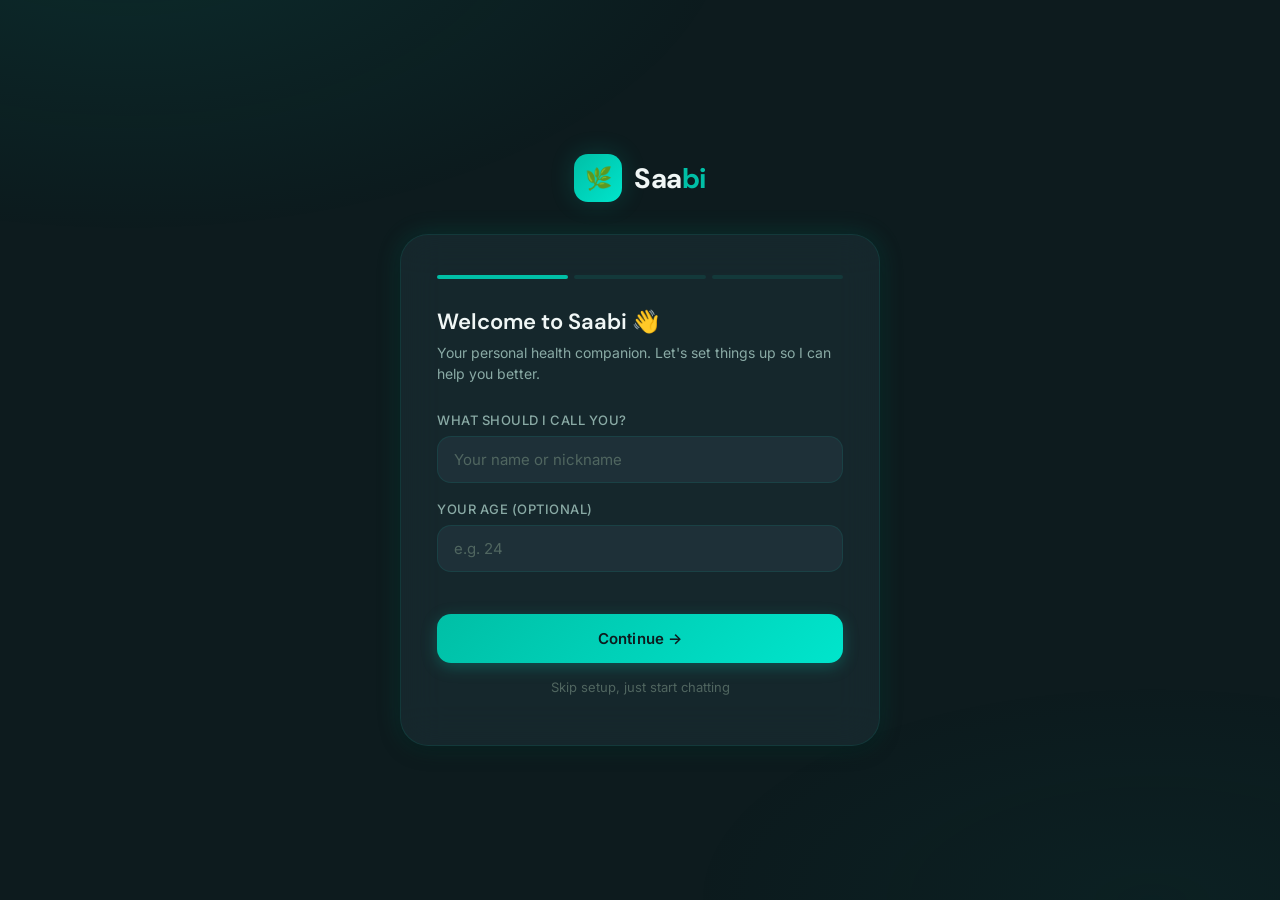
<file: frontend/index.html>
<!DOCTYPE html>
<html lang="en">
<head>
  <meta charset="UTF-8" />
  <meta name="viewport" content="width=device-width, initial-scale=1.0" />

  <!-- SEO -->
  <title>Saabi AI — Your Health Companion</title>
  <meta name="description"
    content="Saabi AI is a warm, personalised health literacy companion for young Nigerians. Get trusted answers on HIV, sexual health, mental wellbeing and more." />
  <meta name="theme-color" content="#00BFA6" />

  <!-- Open Graph -->
  <meta property="og:title"       content="Saabi AI — Your Health Companion" />
  <meta property="og:description" content="Trusted health answers. Personalised. Private." />
  <meta property="og:type"        content="website" />

  <!-- Favicon (emoji fallback) -->
  <link rel="icon" href="data:image/svg+xml,<svg xmlns='http://www.w3.org/2000/svg' viewBox='0 0 100 100'><text y='.9em' font-size='90'>🌿</text></svg>" />

  <!-- Styles -->
  <link rel="stylesheet" href="css/style.css" />
</head>
<body>

<div id="app">

  <!-- ============================================================
       SETUP VIEW — API key configuration
       ============================================================ -->
  <section class="view" id="view-setup" role="main">
    <div class="setup-card">
      <div class="onboarding-logo" style="margin-bottom: 20px;">
        <div class="logo-mark">🌿</div>
        <div class="logo-text">Saa<span>bi</span></div>
      </div>
      <div class="setup-title">Connect your AI keys</div>
      <div class="setup-subtitle">
        Saabi uses Claude, Gemini, and Perplexity to give you the best possible answers.
        You only need <strong>one key</strong> to get started — the more you add, the smarter and more reliable Saabi becomes.
      </div>

      <form id="setup-form" novalidate>
        <!-- Anthropic -->
        <div class="key-group">
          <div class="key-label">
            <span class="key-label-text">Anthropic (Claude Sonnet)</span>
            <span class="key-badge optional">Optional</span>
          </div>
          <div class="key-input-wrap">
            <input class="form-input" type="password" id="key-anthropic"
              placeholder="sk-ant-..." autocomplete="off" />
            <button type="button" class="key-toggle" data-target="key-anthropic" aria-label="Toggle visibility">👁</button>
          </div>
        </div>

        <!-- Google -->
        <div class="key-group">
          <div class="key-label">
            <span class="key-label-text">Google Gemini</span>
            <span class="key-badge optional">Optional</span>
          </div>
          <div class="key-input-wrap">
            <input class="form-input" type="password" id="key-google"
              placeholder="AIza..." autocomplete="off" />
            <button type="button" class="key-toggle" data-target="key-google" aria-label="Toggle visibility">👁</button>
          </div>
        </div>

        <!-- Perplexity -->
        <div class="key-group">
          <div class="key-label">
            <span class="key-label-text">Perplexity (Research queries)</span>
            <span class="key-badge optional">Optional</span>
          </div>
          <div class="key-input-wrap">
            <input class="form-input" type="password" id="key-perplexity"
              placeholder="pplx-..." autocomplete="off" />
            <button type="button" class="key-toggle" data-target="key-perplexity" aria-label="Toggle visibility">👁</button>
          </div>
        </div>

        <button class="btn-primary" type="submit" id="btn-save-keys">Save & Continue →</button>
        <button class="btn-skip" type="button" id="btn-skip-setup">Skip for now (demo mode)</button>
      </form>
    </div>
  </section>

  <!-- ============================================================
       ONBOARDING VIEW — profile setup wizard
       ============================================================ -->
  <section class="view" id="view-onboarding" role="main">
    <div class="onboarding-logo">
      <div class="logo-mark">🌿</div>
      <div class="logo-text">Saa<span>bi</span></div>
    </div>

    <div class="onboarding-card">
      <!-- Progress dots -->
      <div class="step-indicator" aria-label="Setup progress">
        <div class="step-dot active" aria-label="Step 1"></div>
        <div class="step-dot"        aria-label="Step 2"></div>
        <div class="step-dot"        aria-label="Step 3"></div>
      </div>

      <!-- Step content rendered by onboarding.js -->
      <div id="onboarding-step-content"></div>
    </div>
  </section>

  <!-- ============================================================
       CHAT VIEW — main conversation interface
       ============================================================ -->
  <section class="view" id="view-chat" role="main">

    <!-- Header -->
    <header class="chat-header">
      <div class="chat-header-brand">
        <div class="header-logo">🌿</div>
        <div>
          <div class="header-title">Saa<span>bi</span></div>
          <div class="header-status">
            <div class="status-dot" aria-hidden="true"></div>
            Health Companion
          </div>
        </div>
      </div>

      <div class="header-actions">
        <button class="icon-btn" id="btn-clear-chat" title="Clear conversation" aria-label="Clear chat">🗑</button>
        <button class="icon-btn" id="btn-settings"   title="Settings"           aria-label="Settings">⚙️</button>
        <button class="icon-btn" id="btn-reset"      title="Reset profile"      aria-label="Reset profile">👤</button>
      </div>
    </header>

    <!-- Messages -->
    <main class="chat-messages" id="chat-messages" aria-live="polite" aria-label="Conversation">
      <!-- Populated by chat.js -->
    </main>

    <!-- Input -->
    <footer class="chat-input-area">
      <div class="input-wrapper">
        <textarea
          id="chat-textarea"
          placeholder="Ask Saabi anything about health..."
          rows="1"
          maxlength="500"
          aria-label="Message input"
        ></textarea>
        <button class="send-btn" id="send-btn" aria-label="Send message" disabled>
          ➤
        </button>
      </div>
      <div class="input-footer">
        <span class="input-hint">Press Enter to send · Shift+Enter for new line</span>
        <span class="char-count" id="char-count"></span>
      </div>
    </footer>

  </section>

</div><!-- #app -->

<!-- Enable send button when textarea has content -->
<script>
  document.addEventListener("DOMContentLoaded", () => {
    const textarea = document.getElementById("chat-textarea");
    const sendBtn  = document.getElementById("send-btn");
    if (textarea && sendBtn) {
      textarea.addEventListener("input", () => {
        sendBtn.disabled = textarea.value.trim().length === 0;
      });
    }
  });
</script>

<!-- Main app module -->
<script type="module" src="js/app.js"></script>

</body>
</html>
</file>
<file: frontend/css/style.css>
/* =========================================================
   SAABI AI — Design System
   All colors are CSS custom properties.
   To change the theme: edit the values in :root {}
   ========================================================= */

@import url('https://fonts.googleapis.com/css2?family=Inter:wght@300;400;500;600;700&family=DM+Sans:wght@400;500;600&display=swap');

/* ---------------------------------------------------------
   COLOR TOKENS — change these to retheme the entire app
   --------------------------------------------------------- */
:root {
  /* Brand */
  --brand-primary:      #00BFA6;
  --brand-primary-dim:  #009e8a;
  --brand-secondary:    #00E5CC;
  --brand-glow:         rgba(0, 191, 166, 0.25);

  /* Backgrounds */
  --bg-base:            #0D1B1E;
  --bg-surface:         #132025;
  --bg-card:            #1A2D32;
  --bg-card-hover:      #203840;
  --bg-input:           #1E3038;
  --bg-glass:           rgba(26, 45, 50, 0.7);

  /* Text */
  --text-primary:       #F0F7F6;
  --text-secondary:     #8AABA6;
  --text-muted:         #506660;
  --text-inverse:       #0D1B1E;

  /* Borders */
  --border-subtle:      rgba(0, 191, 166, 0.12);
  --border-active:      rgba(0, 191, 166, 0.4);

  /* States */
  --danger:             #FF4F6A;
  --danger-bg:          rgba(255, 79, 106, 0.12);
  --danger-border:      rgba(255, 79, 106, 0.3);
  --warning:            #FFAA40;
  --warning-bg:         rgba(255, 170, 64, 0.12);
  --success:            #00BFA6;

  /* Saabi message bubble */
  --bubble-ai-bg:       rgba(0, 191, 166, 0.08);
  --bubble-ai-border:   rgba(0, 191, 166, 0.2);
  --bubble-user-bg:     rgba(0, 229, 204, 0.15);
  --bubble-user-border: rgba(0, 229, 204, 0.3);

  /* Shadows */
  --shadow-sm:          0 2px 8px rgba(0,0,0,0.3);
  --shadow-md:          0 4px 20px rgba(0,0,0,0.4);
  --shadow-glow:        0 0 24px rgba(0, 191, 166, 0.2);

  /* Radii */
  --radius-sm:    8px;
  --radius-md:    14px;
  --radius-lg:    20px;
  --radius-xl:    28px;
  --radius-full:  9999px;

  /* Transitions */
  --transition-fast:  0.15s ease;
  --transition-base:  0.25s ease;
  --transition-slow:  0.4s ease;

  /* Typography */
  --font-base:    'Inter', sans-serif;
  --font-display: 'DM Sans', sans-serif;
}

/* ---------------------------------------------------------
   RESET & BASE
   --------------------------------------------------------- */
*, *::before, *::after { box-sizing: border-box; margin: 0; padding: 0; }

html { font-size: 16px; scroll-behavior: smooth; }

body {
  font-family: var(--font-base);
  background: var(--bg-base);
  color: var(--text-primary);
  min-height: 100vh;
  overflow: hidden;
  -webkit-font-smoothing: antialiased;
}

/* Animated bg gradient */
body::before {
  content: '';
  position: fixed;
  inset: 0;
  background:
    radial-gradient(ellipse 80% 60% at 10% -10%, rgba(0,191,166,0.1) 0%, transparent 60%),
    radial-gradient(ellipse 60% 40% at 90% 100%, rgba(0,100,90,0.08) 0%, transparent 60%);
  pointer-events: none;
  z-index: 0;
}

/* ---------------------------------------------------------
   LAYOUT SHELL
   --------------------------------------------------------- */
#app {
  position: relative;
  z-index: 1;
  display: flex;
  flex-direction: column;
  height: 100vh;
  max-width: 860px;
  margin: 0 auto;
}

/* ---------------------------------------------------------
   VIEWS (pages)
   --------------------------------------------------------- */
.view {
  display: none;
  flex-direction: column;
  height: 100vh;
  animation: fadeInView var(--transition-base) ease;
}
.view.active { display: flex; }

@keyframes fadeInView {
  from { opacity: 0; transform: translateY(10px); }
  to   { opacity: 1; transform: translateY(0); }
}

/* ---------------------------------------------------------
   ONBOARDING VIEW
   --------------------------------------------------------- */
#view-onboarding {
  align-items: center;
  justify-content: center;
  padding: 24px;
  gap: 0;
}

.onboarding-logo {
  display: flex;
  align-items: center;
  gap: 12px;
  margin-bottom: 32px;
}

.logo-mark {
  width: 48px;
  height: 48px;
  background: linear-gradient(135deg, var(--brand-primary), var(--brand-secondary));
  border-radius: var(--radius-md);
  display: flex;
  align-items: center;
  justify-content: center;
  font-size: 22px;
  box-shadow: var(--shadow-glow);
}

.logo-text {
  font-family: var(--font-display);
  font-size: 28px;
  font-weight: 700;
  color: var(--text-primary);
  letter-spacing: -0.5px;
}

.logo-text span { color: var(--brand-primary); }

/* Step card */
.onboarding-card {
  background: var(--bg-glass);
  backdrop-filter: blur(20px);
  border: 1px solid var(--border-subtle);
  border-radius: var(--radius-xl);
  padding: 40px 36px;
  width: 100%;
  max-width: 480px;
  box-shadow: var(--shadow-md), var(--shadow-glow);
}

.step-indicator {
  display: flex;
  gap: 6px;
  margin-bottom: 28px;
}

.step-dot {
  height: 4px;
  border-radius: var(--radius-full);
  background: var(--border-subtle);
  flex: 1;
  transition: background var(--transition-base);
}
.step-dot.active { background: var(--brand-primary); }
.step-dot.done   { background: var(--brand-primary-dim); }

.step-title {
  font-family: var(--font-display);
  font-size: 22px;
  font-weight: 600;
  margin-bottom: 6px;
}

.step-subtitle {
  font-size: 14px;
  color: var(--text-secondary);
  margin-bottom: 28px;
  line-height: 1.5;
}

/* Form elements */
.form-group { margin-bottom: 18px; }

.form-label {
  display: block;
  font-size: 13px;
  font-weight: 500;
  color: var(--text-secondary);
  margin-bottom: 8px;
  text-transform: uppercase;
  letter-spacing: 0.5px;
}

.form-input {
  width: 100%;
  background: var(--bg-input);
  border: 1px solid var(--border-subtle);
  border-radius: var(--radius-md);
  color: var(--text-primary);
  font-family: var(--font-base);
  font-size: 15px;
  padding: 13px 16px;
  outline: none;
  transition: border-color var(--transition-fast), box-shadow var(--transition-fast);
}
.form-input:focus {
  border-color: var(--border-active);
  box-shadow: 0 0 0 3px var(--brand-glow);
}
.form-input::placeholder { color: var(--text-muted); }

/* Goal chips */
.chip-grid {
  display: grid;
  grid-template-columns: 1fr 1fr;
  gap: 10px;
}

.chip {
  background: var(--bg-input);
  border: 1px solid var(--border-subtle);
  border-radius: var(--radius-md);
  color: var(--text-secondary);
  font-family: var(--font-base);
  font-size: 13px;
  font-weight: 500;
  padding: 12px 14px;
  cursor: pointer;
  text-align: left;
  transition: all var(--transition-fast);
  display: flex;
  align-items: center;
  gap: 8px;
}
.chip:hover  { border-color: var(--border-active); color: var(--text-primary); }
.chip.selected {
  background: var(--brand-glow);
  border-color: var(--brand-primary);
  color: var(--brand-primary);
}

/* Preference buttons */
.pref-grid { display: flex; flex-direction: column; gap: 10px; }

.pref-btn {
  background: var(--bg-input);
  border: 1px solid var(--border-subtle);
  border-radius: var(--radius-md);
  color: var(--text-primary);
  font-family: var(--font-base);
  cursor: pointer;
  padding: 16px 18px;
  text-align: left;
  transition: all var(--transition-fast);
}
.pref-btn:hover { border-color: var(--border-active); }
.pref-btn.selected {
  background: var(--brand-glow);
  border-color: var(--brand-primary);
}
.pref-btn .pref-label { font-weight: 600; font-size: 14px; display: block; margin-bottom: 2px; }
.pref-btn .pref-desc  { font-size: 12px; color: var(--text-secondary); }

/* Primary button */
.btn-primary {
  width: 100%;
  background: linear-gradient(135deg, var(--brand-primary), var(--brand-secondary));
  border: none;
  border-radius: var(--radius-md);
  color: var(--text-inverse);
  font-family: var(--font-base);
  font-size: 15px;
  font-weight: 600;
  padding: 15px;
  cursor: pointer;
  margin-top: 24px;
  transition: all var(--transition-fast);
  box-shadow: 0 4px 16px rgba(0, 191, 166, 0.3);
  letter-spacing: 0.2px;
}
.btn-primary:hover {
  transform: translateY(-1px);
  box-shadow: 0 6px 24px rgba(0, 191, 166, 0.45);
}
.btn-primary:active { transform: translateY(0); }

.btn-skip {
  width: 100%;
  background: none;
  border: none;
  color: var(--text-muted);
  font-family: var(--font-base);
  font-size: 13px;
  cursor: pointer;
  padding: 10px;
  margin-top: 6px;
  transition: color var(--transition-fast);
}
.btn-skip:hover { color: var(--text-secondary); }

/* ---------------------------------------------------------
   SETUP VIEW (API keys)
   --------------------------------------------------------- */
#view-setup {
  align-items: center;
  justify-content: center;
  padding: 24px;
}

.setup-card {
  background: var(--bg-glass);
  backdrop-filter: blur(20px);
  border: 1px solid var(--border-subtle);
  border-radius: var(--radius-xl);
  padding: 40px 36px;
  width: 100%;
  max-width: 480px;
  box-shadow: var(--shadow-md);
}

.setup-title {
  font-family: var(--font-display);
  font-size: 20px;
  font-weight: 600;
  margin-bottom: 8px;
}

.setup-subtitle {
  font-size: 14px;
  color: var(--text-secondary);
  line-height: 1.6;
  margin-bottom: 28px;
}

.key-group {
  margin-bottom: 16px;
}

.key-label {
  display: flex;
  align-items: center;
  gap: 8px;
  margin-bottom: 6px;
}
.key-label-text { font-size: 13px; font-weight: 500; color: var(--text-secondary); }
.key-badge {
  font-size: 10px;
  font-weight: 600;
  padding: 2px 7px;
  border-radius: var(--radius-full);
  text-transform: uppercase;
  letter-spacing: 0.5px;
}
.key-badge.required { background: var(--brand-glow); color: var(--brand-primary); border: 1px solid var(--brand-primary); }
.key-badge.optional { background: rgba(138,171,166,0.1); color: var(--text-secondary); border: 1px solid var(--border-subtle); }

.key-input-wrap {
  position: relative;
}
.key-input-wrap .form-input { padding-right: 44px; font-family: monospace; font-size: 13px; }
.key-toggle {
  position: absolute;
  right: 12px;
  top: 50%;
  transform: translateY(-50%);
  background: none;
  border: none;
  color: var(--text-muted);
  cursor: pointer;
  padding: 4px;
  font-size: 16px;
  transition: color var(--transition-fast);
}
.key-toggle:hover { color: var(--brand-primary); }

/* ---------------------------------------------------------
   CHAT VIEW
   --------------------------------------------------------- */
#view-chat {
  display: none;
  flex-direction: column;
  height: 100vh;
}
#view-chat.active { display: flex; }

/* Header */
.chat-header {
  display: flex;
  align-items: center;
  justify-content: space-between;
  padding: 16px 20px;
  border-bottom: 1px solid var(--border-subtle);
  background: var(--bg-glass);
  backdrop-filter: blur(20px);
  flex-shrink: 0;
}

.chat-header-brand {
  display: flex;
  align-items: center;
  gap: 10px;
}

.header-logo {
  width: 36px;
  height: 36px;
  background: linear-gradient(135deg, var(--brand-primary), var(--brand-secondary));
  border-radius: var(--radius-sm);
  display: flex;
  align-items: center;
  justify-content: center;
  font-size: 16px;
}

.header-title {
  font-family: var(--font-display);
  font-size: 18px;
  font-weight: 700;
  letter-spacing: -0.3px;
}
.header-title span { color: var(--brand-primary); }

.header-status {
  font-size: 11px;
  color: var(--brand-primary);
  display: flex;
  align-items: center;
  gap: 5px;
}
.status-dot {
  width: 6px;
  height: 6px;
  background: var(--brand-primary);
  border-radius: 50%;
  animation: pulse 2s infinite;
}
@keyframes pulse {
  0%, 100% { opacity: 1; }
  50%       { opacity: 0.4; }
}

.header-actions { display: flex; gap: 8px; }

.icon-btn {
  background: var(--bg-card);
  border: 1px solid var(--border-subtle);
  border-radius: var(--radius-sm);
  color: var(--text-secondary);
  width: 34px;
  height: 34px;
  display: flex;
  align-items: center;
  justify-content: center;
  cursor: pointer;
  font-size: 15px;
  transition: all var(--transition-fast);
}
.icon-btn:hover { background: var(--bg-card-hover); color: var(--brand-primary); border-color: var(--border-active); }

/* Messages area */
.chat-messages {
  flex: 1;
  overflow-y: auto;
  padding: 24px 20px;
  display: flex;
  flex-direction: column;
  gap: 16px;
  scroll-behavior: smooth;
}

.chat-messages::-webkit-scrollbar { width: 4px; }
.chat-messages::-webkit-scrollbar-track { background: transparent; }
.chat-messages::-webkit-scrollbar-thumb { background: var(--border-subtle); border-radius: 2px; }

/* Empty state */
.empty-state {
  display: flex;
  flex-direction: column;
  align-items: center;
  justify-content: center;
  flex: 1;
  text-align: center;
  padding: 40px;
  gap: 16px;
}

.empty-icon {
  width: 72px;
  height: 72px;
  background: linear-gradient(135deg, var(--brand-primary), var(--brand-secondary));
  border-radius: var(--radius-xl);
  display: flex;
  align-items: center;
  justify-content: center;
  font-size: 32px;
  box-shadow: var(--shadow-glow);
  margin-bottom: 8px;
}

.empty-title {
  font-family: var(--font-display);
  font-size: 22px;
  font-weight: 600;
}

.empty-subtitle {
  font-size: 14px;
  color: var(--text-secondary);
  max-width: 340px;
  line-height: 1.6;
}

/* Quick start chips */
.quick-starts {
  display: flex;
  flex-wrap: wrap;
  gap: 8px;
  justify-content: center;
  margin-top: 8px;
}

.qs-chip {
  background: var(--bg-card);
  border: 1px solid var(--border-subtle);
  border-radius: var(--radius-full);
  color: var(--text-secondary);
  font-family: var(--font-base);
  font-size: 13px;
  padding: 8px 16px;
  cursor: pointer;
  transition: all var(--transition-fast);
}
.qs-chip:hover {
  background: var(--brand-glow);
  border-color: var(--border-active);
  color: var(--brand-primary);
}

/* Message bubbles */
.message {
  display: flex;
  gap: 10px;
  animation: messageIn 0.3s ease both;
}

@keyframes messageIn {
  from { opacity: 0; transform: translateY(12px); }
  to   { opacity: 1; transform: translateY(0); }
}

.message.user  { flex-direction: row-reverse; }

.message-avatar {
  width: 34px;
  height: 34px;
  border-radius: var(--radius-sm);
  display: flex;
  align-items: center;
  justify-content: center;
  font-size: 16px;
  flex-shrink: 0;
  margin-top: 2px;
}

.message.ai   .message-avatar { background: linear-gradient(135deg, var(--brand-primary), var(--brand-secondary)); }
.message.user .message-avatar { background: var(--bg-card); border: 1px solid var(--border-subtle); }

.message-body { max-width: 75%; display: flex; flex-direction: column; gap: 4px; }
.message.user .message-body { align-items: flex-end; }

.message-bubble {
  padding: 14px 18px;
  border-radius: var(--radius-lg);
  font-size: 14px;
  line-height: 1.65;
  word-break: break-word;
}

.message.ai   .message-bubble {
  background: var(--bubble-ai-bg);
  border: 1px solid var(--bubble-ai-border);
  border-radius: var(--radius-lg) var(--radius-lg) var(--radius-lg) 4px;
}

.message.user .message-bubble {
  background: var(--bubble-user-bg);
  border: 1px solid var(--bubble-user-border);
  border-radius: var(--radius-lg) var(--radius-lg) 4px var(--radius-lg);
  color: var(--text-primary);
}

.message-meta {
  font-size: 11px;
  color: var(--text-muted);
  display: flex;
  align-items: center;
  gap: 6px;
  padding: 0 4px;
}

.provider-tag {
  font-size: 10px;
  font-weight: 600;
  padding: 2px 7px;
  border-radius: var(--radius-full);
  text-transform: uppercase;
  letter-spacing: 0.4px;
}
.provider-tag.claude     { background: rgba(200,150,255,0.1); color: #c896ff; border: 1px solid rgba(200,150,255,0.25); }
.provider-tag.gemini     { background: rgba(66,133,244,0.1);  color: #4285f4; border: 1px solid rgba(66,133,244,0.25); }
.provider-tag.perplexity { background: rgba(0,191,166,0.1);   color: var(--brand-primary); border: 1px solid var(--brand-glow); }

/* Citations */
.citations {
  display: flex;
  flex-direction: column;
  gap: 4px;
  padding: 0 4px;
}
.citation-link {
  font-size: 11px;
  color: var(--brand-primary);
  text-decoration: none;
  display: flex;
  align-items: center;
  gap: 4px;
  opacity: 0.8;
  transition: opacity var(--transition-fast);
}
.citation-link:hover { opacity: 1; text-decoration: underline; }

/* Typing indicator */
.typing-indicator {
  display: flex;
  align-items: center;
  gap: 10px;
  padding: 0;
}

.typing-bubble {
  background: var(--bubble-ai-bg);
  border: 1px solid var(--bubble-ai-border);
  border-radius: var(--radius-lg) var(--radius-lg) var(--radius-lg) 4px;
  padding: 14px 18px;
  display: flex;
  align-items: center;
  gap: 5px;
}

.typing-dot {
  width: 7px;
  height: 7px;
  background: var(--brand-primary);
  border-radius: 50%;
  animation: typingBounce 1.2s infinite ease-in-out;
}
.typing-dot:nth-child(2) { animation-delay: 0.15s; }
.typing-dot:nth-child(3) { animation-delay: 0.30s; }

@keyframes typingBounce {
  0%, 80%, 100% { transform: scale(0.7); opacity: 0.4; }
  40%           { transform: scale(1);   opacity: 1;   }
}

/* ---------------------------------------------------------
   ESCALATION PANEL
   --------------------------------------------------------- */
.escalation-overlay {
  position: fixed;
  inset: 0;
  background: rgba(0,0,0,0.6);
  backdrop-filter: blur(4px);
  z-index: 100;
  display: flex;
  align-items: flex-end;
  justify-content: center;
  animation: overlayIn 0.3s ease;
}
@keyframes overlayIn { from { opacity: 0; } to { opacity: 1; } }

.escalation-panel {
  background: var(--bg-card);
  border: 1px solid var(--danger-border);
  border-radius: var(--radius-xl) var(--radius-xl) 0 0;
  padding: 32px 28px 40px;
  width: 100%;
  max-width: 860px;
  animation: panelSlideUp 0.35s cubic-bezier(0.34, 1.56, 0.64, 1);
  position: relative;
}
@keyframes panelSlideUp {
  from { transform: translateY(100%); opacity: 0; }
  to   { transform: translateY(0);    opacity: 1; }
}

.escalation-header {
  display: flex;
  align-items: flex-start;
  justify-content: space-between;
  margin-bottom: 20px;
}

.escalation-icon-wrap {
  display: flex;
  align-items: center;
  gap: 12px;
}

.escalation-icon {
  width: 44px;
  height: 44px;
  background: var(--danger-bg);
  border: 1px solid var(--danger-border);
  border-radius: var(--radius-md);
  display: flex;
  align-items: center;
  justify-content: center;
  font-size: 20px;
  animation: iconPulse 1.5s ease infinite;
}
@keyframes iconPulse {
  0%, 100% { box-shadow: 0 0 0 0 rgba(255,79,106,0.4); }
  50%       { box-shadow: 0 0 0 8px rgba(255,79,106,0); }
}

.escalation-title-block {}
.escalation-title { font-family: var(--font-display); font-size: 18px; font-weight: 600; color: var(--text-primary); }
.escalation-subtitle { font-size: 13px; color: var(--text-secondary); margin-top: 2px; }

.escalation-close {
  background: none;
  border: 1px solid var(--border-subtle);
  border-radius: var(--radius-sm);
  color: var(--text-muted);
  width: 32px;
  height: 32px;
  display: flex;
  align-items: center;
  justify-content: center;
  cursor: pointer;
  font-size: 18px;
  transition: all var(--transition-fast);
  flex-shrink: 0;
}
.escalation-close:hover { background: var(--bg-card-hover); color: var(--text-primary); }

.escalation-contacts {
  display: flex;
  flex-direction: column;
  gap: 10px;
}

.contact-card {
  display: flex;
  align-items: center;
  justify-content: space-between;
  background: var(--bg-surface);
  border: 1px solid var(--border-subtle);
  border-radius: var(--radius-md);
  padding: 14px 16px;
  text-decoration: none;
  transition: all var(--transition-fast);
}
.contact-card:hover { background: var(--bg-card-hover); border-color: var(--border-active); }

.contact-info { display: flex; align-items: center; gap: 12px; }
.contact-emoji { font-size: 20px; }
.contact-name { font-size: 14px; font-weight: 500; color: var(--text-primary); display: block; }
.contact-detail { font-size: 12px; color: var(--text-secondary); display: block; margin-top: 1px; }
.contact-arrow { color: var(--brand-primary); font-size: 14px; }

.escalation-note {
  font-size: 12px;
  color: var(--text-muted);
  text-align: center;
  margin-top: 16px;
  line-height: 1.5;
}

/* ---------------------------------------------------------
   CHAT INPUT AREA
   --------------------------------------------------------- */
.chat-input-area {
  padding: 16px 20px 24px;
  border-top: 1px solid var(--border-subtle);
  background: var(--bg-glass);
  backdrop-filter: blur(20px);
  flex-shrink: 0;
}

.input-wrapper {
  display: flex;
  align-items: flex-end;
  gap: 10px;
  background: var(--bg-input);
  border: 1px solid var(--border-subtle);
  border-radius: var(--radius-xl);
  padding: 10px 12px 10px 18px;
  transition: border-color var(--transition-fast), box-shadow var(--transition-fast);
}
.input-wrapper:focus-within {
  border-color: var(--border-active);
  box-shadow: 0 0 0 3px var(--brand-glow);
}

#chat-textarea {
  flex: 1;
  background: none;
  border: none;
  color: var(--text-primary);
  font-family: var(--font-base);
  font-size: 15px;
  line-height: 1.5;
  outline: none;
  resize: none;
  max-height: 140px;
  overflow-y: auto;
  padding: 4px 0;
}
#chat-textarea::placeholder { color: var(--text-muted); }
#chat-textarea::-webkit-scrollbar { width: 0; }

.send-btn {
  width: 38px;
  height: 38px;
  background: linear-gradient(135deg, var(--brand-primary), var(--brand-secondary));
  border: none;
  border-radius: var(--radius-md);
  color: var(--text-inverse);
  display: flex;
  align-items: center;
  justify-content: center;
  cursor: pointer;
  flex-shrink: 0;
  font-size: 16px;
  transition: all var(--transition-fast);
  box-shadow: 0 2px 10px rgba(0,191,166,0.3);
}
.send-btn:hover:not(:disabled) { transform: scale(1.05); box-shadow: 0 4px 16px rgba(0,191,166,0.45); }
.send-btn:disabled { opacity: 0.4; cursor: not-allowed; transform: none; }

.input-footer {
  display: flex;
  align-items: center;
  justify-content: space-between;
  margin-top: 8px;
  padding: 0 4px;
}
.input-hint { font-size: 11px; color: var(--text-muted); }
.char-count { font-size: 11px; color: var(--text-muted); }

/* ---------------------------------------------------------
   RESPONSIVE
   --------------------------------------------------------- */
@media (max-width: 600px) {
  .onboarding-card, .setup-card { padding: 28px 20px; }
  .chat-messages { padding: 16px 14px; }
  .chat-input-area { padding: 12px 14px 20px; }
  .message-body { max-width: 88%; }
  .chip-grid { grid-template-columns: 1fr; }
  .escalation-panel { padding: 24px 20px 32px; }
}
</file>
